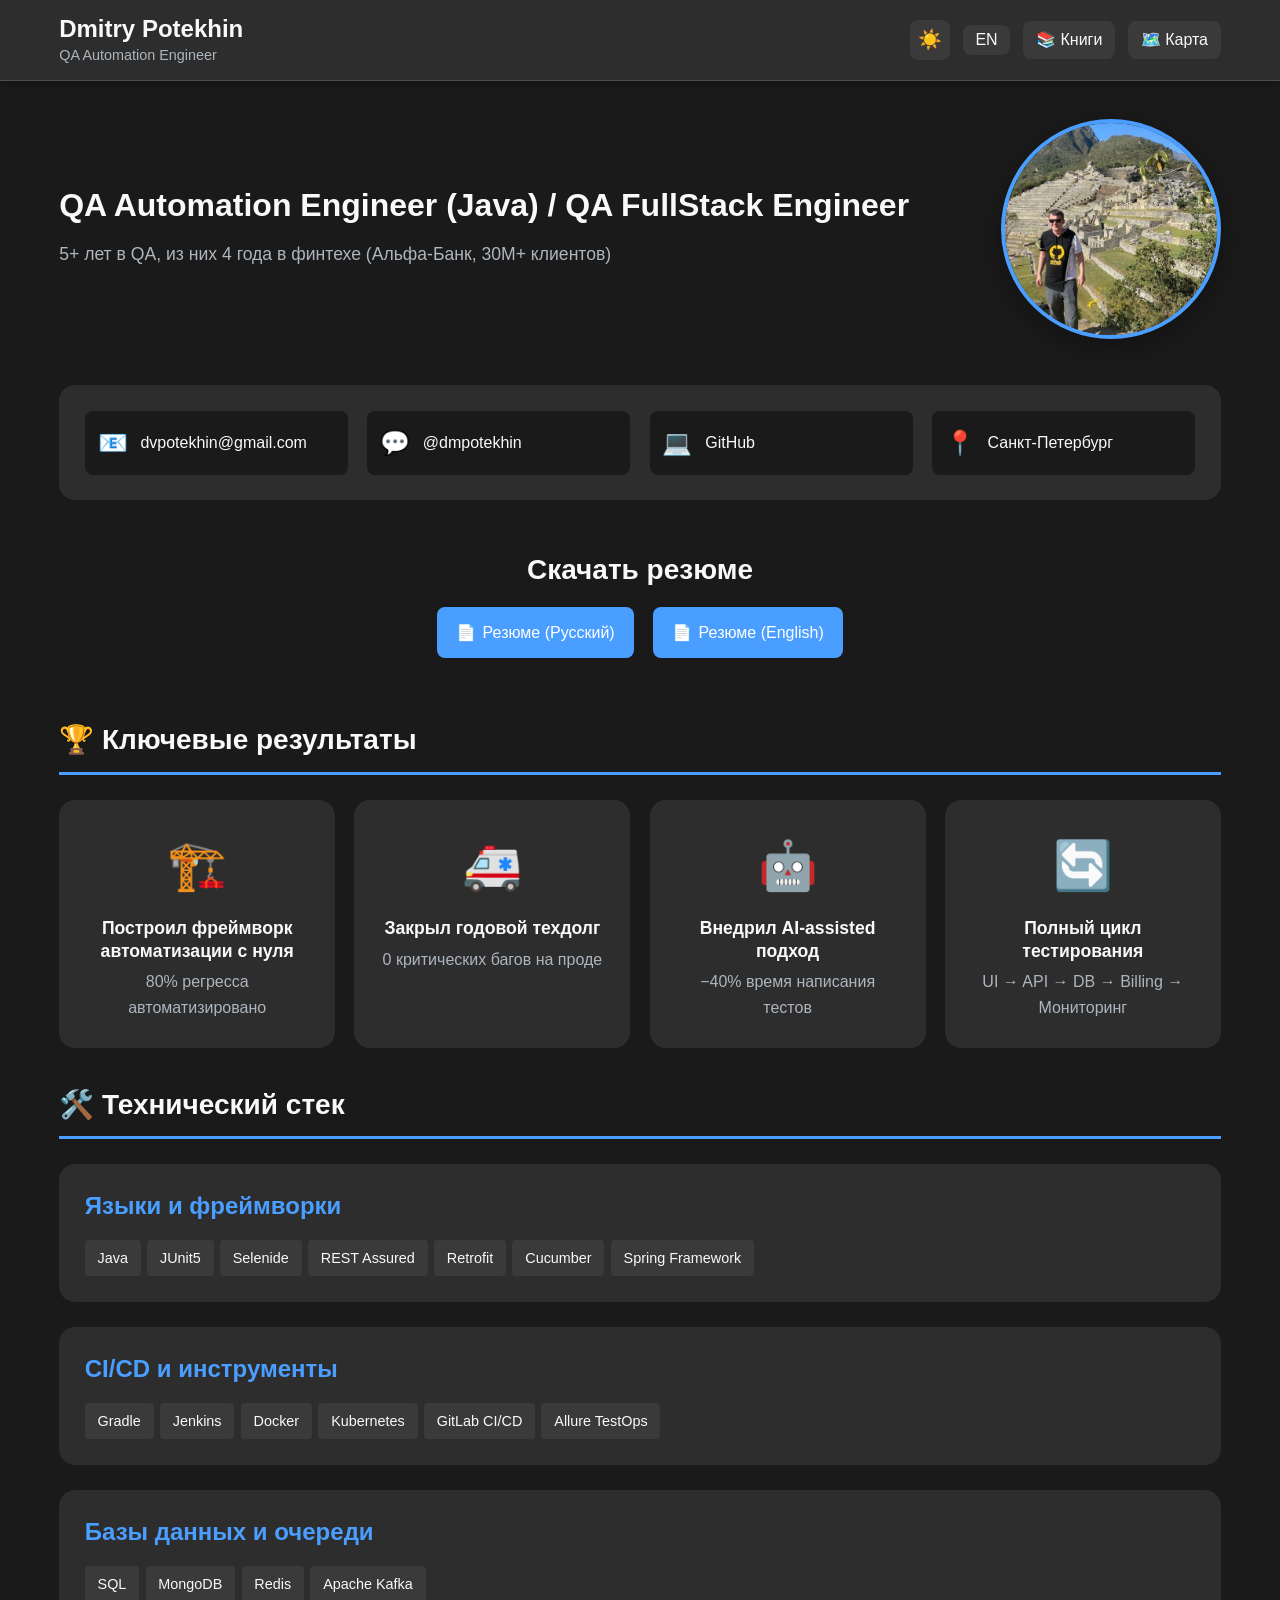
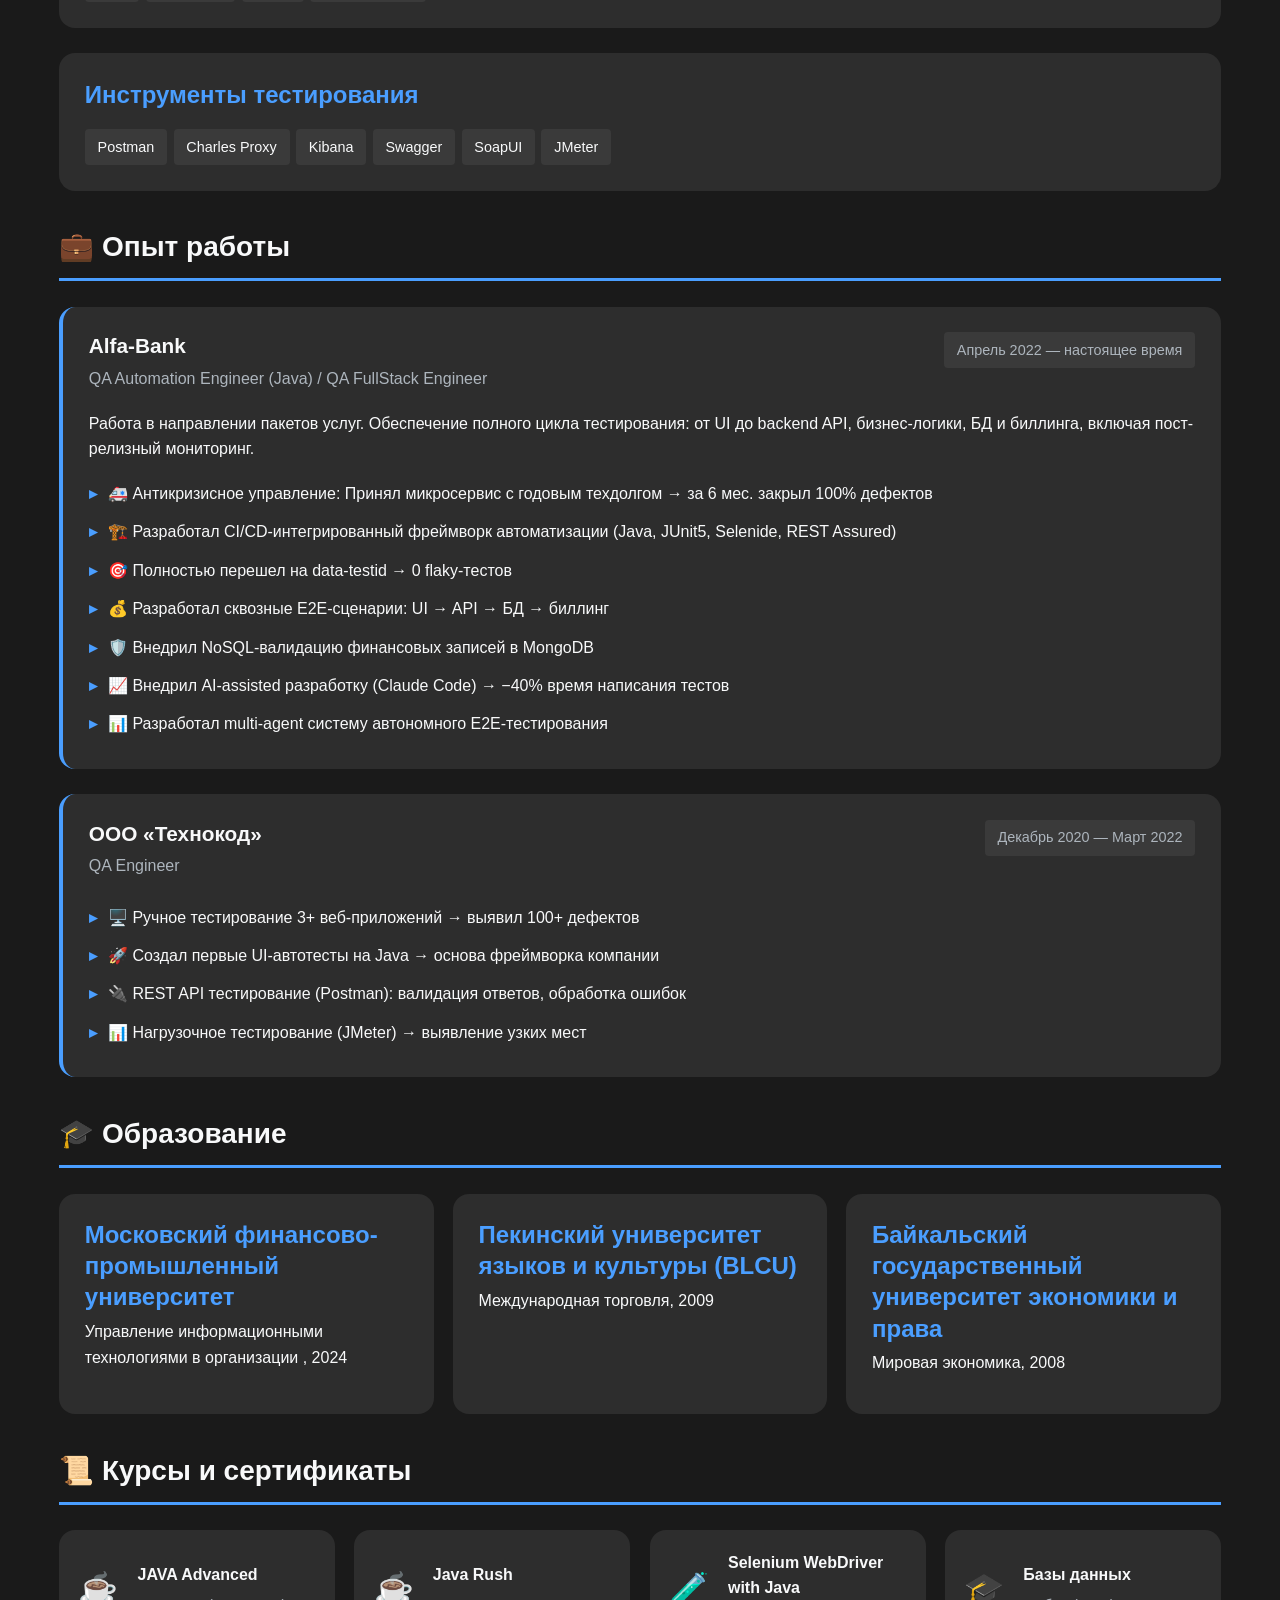
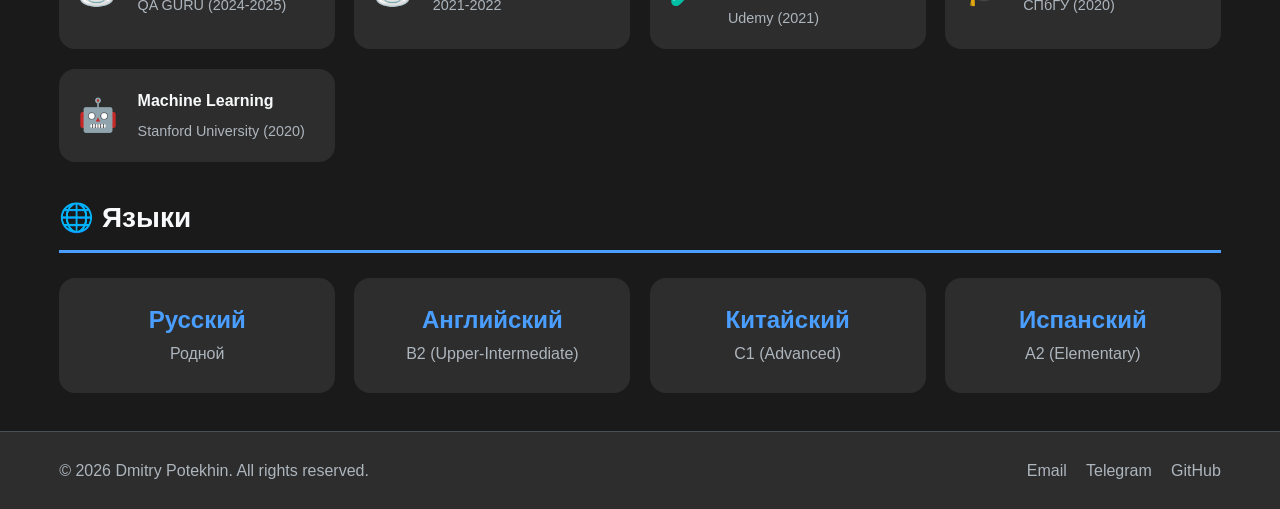
<file: index.html>
<!DOCTYPE html>
<html lang="ru">
<head>
    <meta charset="UTF-8">
    <meta name="viewport" content="width=device-width, initial-scale=1.0">
    <meta name="description" content="Dmitry Potekhin - QA Automation Engineer Resume">
    <title>Dmitry Potekhin - QA Automation Engineer</title>
    <link rel="stylesheet" href="css/styles.css">
    <script>
        (function() {
            var theme = localStorage.getItem('theme');
            if (theme === 'dark' || (!theme && window.matchMedia('(prefers-color-scheme: dark)').matches) || !theme) {
                document.documentElement.classList.add('dark-theme');
            }
        })();
    </script>
</head>
<body>
<!-- Header -->
<header>
    <nav class="navbar">
        <div class="container">
            <div class="nav-brand">
                <h1>Dmitry Potekhin</h1>
                <p class="subtitle" data-lang-ru="QA Automation Engineer" data-lang-en="QA Automation Engineer">QA Automation Engineer</p>
            </div>
            <div class="nav-controls">
                <button id="theme-toggle" class="btn-icon" aria-label="Toggle theme">
                    <span class="theme-icon">🌙</span>
                </button>
                <button id="lang-toggle" class="btn-lang" aria-label="Toggle language">
                    <span id="current-lang">EN</span>
                </button>
                <a href="books.html" class="btn-nav" data-lang-ru="📚 Книги" data-lang-en="📚 Books">📚 Books</a>
                <a href="travel.html" class="btn-nav" data-lang-ru="🗺️ Карта" data-lang-en="🗺️ Travel">🗺️ Travel</a>
            </div>
        </div>
    </nav>
</header>

<!-- Main Content -->
<main class="container">
    <!-- Hero Section -->
    <section class="hero">
        <div class="hero-content">
            <h2 class="hero-title" data-lang-ru="QA Automation Engineer (Java) / QA FullStack Engineer" data-lang-en="QA Automation Engineer (Java) / QA FullStack Engineer">QA Automation Engineer (Java) / QA FullStack Engineer</h2>
            <p class="hero-subtitle" data-lang-ru="5+ лет в QA, из них 4 года в финтехе (Альфа-Банк, 30M+ клиентов)" data-lang-en="5+ years in QA, including 4 years in fintech (Alfa-Bank, 30M+ clients)">5+ лет в QA, из них 4 года в финтехе (Альфа-Банк, 30M+ клиентов)</p>
        </div>
        <div class="hero-image">
            <img src="images/dmitry-potekhin-profile.jpg" alt="Dmitry Potekhin" class="profile-photo">
        </div>
    </section>

    <!-- Contact Info -->
    <section class="contact-info">
        <div class="contact-grid">
            <a href="mailto:dvpotekhin@gmail.com" class="contact-item">
                <span class="icon">📧</span>
                <span>dvpotekhin@gmail.com</span>
            </a>
            <a href="https://t.me/dmpotekhin" target="_blank" class="contact-item">
                <span class="icon">💬</span>
                <span>@dmpotekhin</span>
            </a>
            <a href="https://github.com/dmpotekhin" target="_blank" class="contact-item">
                <span class="icon">💻</span>
                <span>GitHub</span>
            </a>
            <div class="contact-item">
                <span class="icon">📍</span>
                <span data-lang-ru="Санкт-Петербург" data-lang-en="Saint Petersburg">Санкт-Петербург</span>
            </div>
        </div>
    </section>

    <!-- Download Resume -->
    <section class="download-section">
        <h3 data-lang-ru="Скачать резюме" data-lang-en="Download Resume">Скачать резюме</h3>
        <div class="download-buttons">
            <a href="downloads/resume_ru.pdf" download class="btn-download">
                <span>📄</span>
                <span data-lang-ru="Резюме (Русский)" data-lang-en="Resume (Russian)">Резюме (Русский)</span>
            </a>
            <a href="downloads/resume_en.pdf" download class="btn-download">
                <span>📄</span>
                <span data-lang-ru="Резюме (English)" data-lang-en="Resume (English)">Резюме (English)</span>
            </a>
        </div>
    </section>

    <!-- Key Results -->
    <section class="section">
        <h3 data-lang-ru="🏆 Ключевые результаты" data-lang-en="🏆 Key Achievements">🏆 Ключевые результаты</h3>
        <div class="achievements-grid">
            <div class="achievement-card">
                <div class="achievement-icon">🏗️</div>
                <h4 data-lang-ru="Построил фреймворк автоматизации с нуля" data-lang-en="Built automation framework from scratch">Построил фреймворк автоматизации с нуля</h4>
                <p data-lang-ru="80% регресса автоматизировано" data-lang-en="80% regression automated">80% регресса автоматизировано</p>
            </div>
            <div class="achievement-card">
                <div class="achievement-icon">🚑</div>
                <h4 data-lang-ru="Закрыл годовой техдолг" data-lang-en="Eliminated year-long technical debt">Закрыл годовой техдолг</h4>
                <p data-lang-ru="0 критических багов на проде" data-lang-en="0 critical bugs in production">0 критических багов на проде</p>
            </div>
            <div class="achievement-card">
                <div class="achievement-icon">🤖</div>
                <h4 data-lang-ru="Внедрил AI-assisted подход" data-lang-en="Implemented AI-assisted approach">Внедрил AI-assisted подход</h4>
                <p data-lang-ru="−40% время написания тестов" data-lang-en="−40% test writing time">−40% время написания тестов</p>
            </div>
            <div class="achievement-card">
                <div class="achievement-icon">🔄</div>
                <h4 data-lang-ru="Полный цикл тестирования" data-lang-en="Full testing cycle">Полный цикл тестирования</h4>
                <p data-lang-ru="UI → API → DB → Billing → Мониторинг" data-lang-en="UI → API → DB → Billing → Monitoring">UI → API → DB → Billing → Мониторинг</p>
            </div>
        </div>
    </section>

    <!-- Tech Stack -->
    <section class="section">
        <h3 data-lang-ru="🛠️ Технический стек" data-lang-en="🛠️ Tech Stack">🛠️ Технический стек</h3>
        <div class="tech-stack">
            <div class="tech-category">
                <h4 data-lang-ru="Языки и фреймворки" data-lang-en="Languages & Frameworks">Языки и фреймворки</h4>
                <div class="tech-tags">
                    <span class="tag">Java</span>
                    <span class="tag">JUnit5</span>
                    <span class="tag">Selenide</span>
                    <span class="tag">REST Assured</span>
                    <span class="tag">Retrofit</span>
                    <span class="tag">Cucumber</span>
                    <span class="tag">Spring Framework</span>
                </div>
            </div>
            <div class="tech-category">
                <h4 data-lang-ru="CI/CD и инструменты" data-lang-en="CI/CD & Tools">CI/CD и инструменты</h4>
                <div class="tech-tags">
                    <span class="tag">Gradle</span>
                    <span class="tag">Jenkins</span>
                    <span class="tag">Docker</span>
                    <span class="tag">Kubernetes</span>
                    <span class="tag">GitLab CI/CD</span>
                    <span class="tag">Allure TestOps</span>
                </div>
            </div>
            <div class="tech-category">
                <h4 data-lang-ru="Базы данных и очереди" data-lang-en="Databases & Queues">Базы данных и очереди</h4>
                <div class="tech-tags">
                    <span class="tag">SQL</span>
                    <span class="tag">MongoDB</span>
                    <span class="tag">Redis</span>
                    <span class="tag">Apache Kafka</span>
                </div>
            </div>
            <div class="tech-category">
                <h4 data-lang-ru="Инструменты тестирования" data-lang-en="Testing Tools">Инструменты тестирования</h4>
                <div class="tech-tags">
                    <span class="tag">Postman</span>
                    <span class="tag">Charles Proxy</span>
                    <span class="tag">Kibana</span>
                    <span class="tag">Swagger</span>
                    <span class="tag">SoapUI</span>
                    <span class="tag">JMeter</span>
                </div>
            </div>
        </div>
    </section>

    <!-- Experience -->
    <section class="section">
        <h3 data-lang-ru="💼 Опыт работы" data-lang-en="💼 Work Experience">💼 Опыт работы</h3>

        <!-- Alfa-Bank -->
        <div class="experience-card">
            <div class="experience-header">
                <div>
                    <h4>Alfa-Bank</h4>
                    <p class="role">QA Automation Engineer (Java) / QA FullStack Engineer</p>
                </div>
                <div class="period" data-lang-ru="Апрель 2022 — настоящее время" data-lang-en="April 2022 — Present">Апрель 2022 — настоящее время</div>
            </div>
            <div class="experience-content">
                <p data-lang-ru="Работа в направлении пакетов услуг. Обеспечение полного цикла тестирования: от UI до backend API, бизнес-логики, БД и биллинга, включая пост-релизный мониторинг." data-lang-en="Working on service packages. Ensuring full testing cycle: from UI to backend API, business logic, databases, and billing, including post-release monitoring.">Работа в направлении пакетов услуг. Обеспечение полного цикла тестирования: от UI до backend API, бизнес-логики, БД и биллинга, включая пост-релизный мониторинг.</p>
                <ul>
                    <li data-lang-ru="🚑 Антикризисное управление: Принял микросервис с годовым техдолгом → за 6 мес. закрыл 100% дефектов" data-lang-en="🚑 Crisis management: Took over microservice with year-long tech debt → closed 100% defects in 6 months">🚑 Антикризисное управление: Принял микросервис с годовым техдолгом → за 6 мес. закрыл 100% дефектов</li>
                    <li data-lang-ru="🏗️ Разработал CI/CD-интегрированный фреймворк автоматизации (Java, JUnit5, Selenide, REST Assured)" data-lang-en="🏗️ Developed CI/CD-integrated automation framework (Java, JUnit5, Selenide, REST Assured)">🏗️ Разработал CI/CD-интегрированный фреймворк автоматизации (Java, JUnit5, Selenide, REST Assured)</li>
                    <li data-lang-ru="🎯 Полностью перешел на data-testid → 0 flaky-тестов" data-lang-en="🎯 Completely migrated to data-testid → 0 flaky tests">🎯 Полностью перешел на data-testid → 0 flaky-тестов</li>
                    <li data-lang-ru="💰 Разработал сквозные E2E-сценарии: UI → API → БД → биллинг" data-lang-en="💰 Developed end-to-end scenarios: UI → API → DB → billing">💰 Разработал сквозные E2E-сценарии: UI → API → БД → биллинг</li>
                    <li data-lang-ru="🛡️ Внедрил NoSQL-валидацию финансовых записей в MongoDB" data-lang-en="🛡️ Implemented NoSQL validation of financial records in MongoDB">🛡️ Внедрил NoSQL-валидацию финансовых записей в MongoDB</li>
                    <li data-lang-ru="📈 Внедрил AI-assisted разработку (Claude Code) → −40% время написания тестов" data-lang-en="📈 Implemented AI-assisted development (Claude Code) → −40% test writing time">📈 Внедрил AI-assisted разработку (Claude Code) → −40% время написания тестов</li>
                    <li data-lang-ru="📊 Разработал multi-agent систему автономного E2E-тестирования" data-lang-en="📊 Developed multi-agent autonomous E2E testing system">📊 Разработал multi-agent систему автономного E2E-тестирования</li>
                </ul>
            </div>
        </div>

        <!-- Technocode -->
        <div class="experience-card">
            <div class="experience-header">
                <div>
                    <h4 data-lang-ru="ООО «Технокод»" data-lang-en="Technocode LLC">ООО «Технокод»</h4>
                    <p class="role">QA Engineer</p>
                </div>
                <div class="period" data-lang-ru="Декабрь 2020 — Март 2022" data-lang-en="December 2020 — March 2022">Декабрь 2020 — Март 2022</div>
            </div>
            <div class="experience-content">
                <ul>
                    <li data-lang-ru="🖥️ Ручное тестирование 3+ веб-приложений → выявил 100+ дефектов" data-lang-en="🖥️ Manual testing of 3+ web applications → found 100+ defects">🖥️ Ручное тестирование 3+ веб-приложений → выявил 100+ дефектов</li>
                    <li data-lang-ru="🚀 Создал первые UI-автотесты на Java → основа фреймворка компании" data-lang-en="🚀 Created first UI autotests in Java → foundation of company framework">🚀 Создал первые UI-автотесты на Java → основа фреймворка компании</li>
                    <li data-lang-ru="🔌 REST API тестирование (Postman): валидация ответов, обработка ошибок" data-lang-en="🔌 REST API testing (Postman): response validation, error handling">🔌 REST API тестирование (Postman): валидация ответов, обработка ошибок</li>
                    <li data-lang-ru="📊 Нагрузочное тестирование (JMeter) → выявление узких мест" data-lang-en="📊 Performance testing (JMeter) → identifying bottlenecks">📊 Нагрузочное тестирование (JMeter) → выявление узких мест</li>
                </ul>
            </div>
        </div>
    </section>

    <!-- Education -->
    <section class="section">
        <h3 data-lang-ru="🎓 Образование" data-lang-en="🎓 Education">🎓 Образование</h3>
        <div class="education-grid">
            <div class="education-card">
                <h4 data-lang-ru="Московский финансово-промышленный университет" data-lang-en="Information Technology Management in an Organization">Московский финансово-промышленный университет</h4>
                <p data-lang-ru="Управление информационными технологиями в организации
, 2024" data-lang-en="Information Technology Management in an Organization, 2024">Управление информационными технологиями в организации
                    , 2024</p>
            </div>
            <div class="education-card">
                <h4 data-lang-ru="Пекинский университет языков и культуры (BLCU)" data-lang-en="Beijing Language and Culture University (BLCU)">Пекинский университет языков и культуры (BLCU)</h4>
                <p data-lang-ru="Международная торговля, 2009" data-lang-en="International Trade, 2009">Международная торговля, 2009</p>
            </div>
            <div class="education-card">
                <h4 data-lang-ru="Байкальский государственный университет экономики и права" data-lang-en="Baikal State University of Economics and Law">Байкальский государственный университет экономики и права</h4>
                <p data-lang-ru="Мировая экономика, 2008" data-lang-en="World Economy, 2008">Мировая экономика, 2008</p>
            </div>
        </div>
    </section>

    <!-- Certifications -->
    <section class="section">
        <h3 data-lang-ru="📜 Курсы и сертификаты" data-lang-en="📜 Courses & Certifications">📜 Курсы и сертификаты</h3>
        <div class="certifications">
            <div class="cert-item">
                <span class="cert-icon">☕</span>
                <div>
                    <strong>JAVA Advanced</strong>
                    <p>QA GURU (2024-2025)</p>
                </div>
            </div>
            <div class="cert-item">
                <span class="cert-icon">☕</span>
                <div>
                    <strong>Java Rush</strong>
                    <p>2021-2022</p>
                </div>
            </div>
            <div class="cert-item">
                <span class="cert-icon">🧪</span>
                <div>
                    <strong>Selenium WebDriver with Java</strong>
                    <p>Udemy (2021)</p>
                </div>
            </div>
            <div class="cert-item">
                <span class="cert-icon">🎓</span>
                <div>
                    <strong data-lang-ru="Базы данных" data-lang-en="Databases">Базы данных</strong>
                    <p data-lang-ru="СПбГУ (2020)" data-lang-en="SPbSU (2020)">СПбГУ (2020)</p>
                </div>
            </div>
            <div class="cert-item">
                <span class="cert-icon">🤖</span>
                <div>
                    <strong>Machine Learning</strong>
                    <p>Stanford University (2020)</p>
                </div>
            </div>
        </div>
    </section>

    <!-- Languages -->
    <section class="section">
        <h3 data-lang-ru="🌐 Языки" data-lang-en="🌐 Languages">🌐 Языки</h3>
        <div class="languages-grid">
            <div class="language-card">
                <h4 data-lang-ru="Русский" data-lang-en="Russian">Русский</h4>
                <p data-lang-ru="Родной" data-lang-en="Native">Родной</p>
            </div>
            <div class="language-card">
                <h4 data-lang-ru="Английский" data-lang-en="English">Английский</h4>
                <p>B2 (Upper-Intermediate)</p>
            </div>
            <div class="language-card">
                <h4 data-lang-ru="Китайский" data-lang-en="Chinese">Китайский</h4>
                <p>C1 (Advanced)</p>
            </div>
            <div class="language-card">
                <h4 data-lang-ru="Испанский" data-lang-en="Spanish">Испанский</h4>
                <p>A2 (Elementary)</p>
            </div>
        </div>
    </section>
</main>

<!-- Footer -->
<footer>
    <div class="container">
        <p>&copy; 2026 Dmitry Potekhin. All rights reserved.</p>
        <div class="footer-links">
            <a href="mailto:dvpotekhin@gmail.com">Email</a>
            <a href="https://t.me/dmpotekhin" target="_blank">Telegram</a>
            <a href="https://github.com/dmpotekhin" target="_blank">GitHub</a>
        </div>
    </div>
</footer>

<script src="js/main.js"></script>
</body>
</html>
</file>
<file: css/styles.css>
/* ========================================
   CSS Variables for Theme Support
   ======================================== */
:root {
    /* Light Theme Colors */
    --bg-primary: #ffffff;
    --bg-secondary: #f8f9fa;
    --bg-tertiary: #e9ecef;
    --text-primary: #212529;
    --text-secondary: #6c757d;
    --text-tertiary: #495057;
    --accent-primary: #0d6efd;
    --accent-secondary: #0a58ca;
    --accent-hover: #084298;
    --border-color: #dee2e6;
    --shadow: rgba(0, 0, 0, 0.1);
    --shadow-hover: rgba(0, 0, 0, 0.15);
    --success: #198754;
    --warning: #ffc107;
    --danger: #dc3545;
    --info: #0dcaf0;

    /* Spacing — responsive via container queries fallback */
    --spacing-xs: clamp(0.25rem, 0.5vw, 0.5rem);
    --spacing-sm: clamp(0.5rem, 1vw, 1rem);
    --spacing-md: clamp(0.75rem, 1.5vw, 1.5rem);
    --spacing-lg: clamp(1rem, 2vw, 2rem);
    --spacing-xl: clamp(1.5rem, 3vw, 3rem);

    /* Border Radius */
    --radius-sm: 0.25rem;
    --radius-md: 0.5rem;
    --radius-lg: 1rem;

    /* Transitions */
    --transition-fast: 0.2s ease;
    --transition-normal: 0.3s ease;
}

/* Dark Theme */
html.dark-theme body,
body.dark-theme {
    --bg-primary: #1a1a1a;
    --bg-secondary: #2d2d2d;
    --bg-tertiary: #3a3a3a;
    --text-primary: #f8f9fa;
    --text-secondary: #adb5bd;
    --text-tertiary: #ced4da;
    --accent-primary: #4a9eff;
    --accent-secondary: #3d8eef;
    --accent-hover: #2e7edf;
    --border-color: #495057;
    --shadow: rgba(0, 0, 0, 0.3);
    --shadow-hover: rgba(0, 0, 0, 0.5);
}

/* ========================================
   Global Styles
   ======================================== */
* {
    margin: 0;
    padding: 0;
    box-sizing: border-box;
}

html {
    scroll-behavior: smooth;
}

body {
    font-family: -apple-system, BlinkMacSystemFont, 'Segoe UI', Roboto, 'Helvetica Neue', Arial, sans-serif;
    background-color: var(--bg-primary);
    color: var(--text-primary);
    line-height: 1.6;
    transition: background-color var(--transition-normal), color var(--transition-normal);
}

.container {
    max-width: 1200px;
    margin: 0 auto;
    padding: 0 var(--spacing-md);
}

/* ========================================
   Typography
   ======================================== */
h1, h2, h3, h4, h5, h6 {
    margin-bottom: var(--spacing-sm);
    font-weight: 600;
    line-height: 1.3;
}

h1 { font-size: clamp(1.75rem, 4vw, 2.5rem); }
h2 { font-size: clamp(1.5rem, 3.5vw, 2rem); }
h3 { font-size: clamp(1.25rem, 3vw, 1.75rem); }
h4 { font-size: clamp(1.1rem, 2.5vw, 1.5rem); }

p {
    margin-bottom: var(--spacing-sm);
}

a {
    color: var(--accent-primary);
    text-decoration: none;
    transition: color var(--transition-fast);
}

a:hover {
    color: var(--accent-hover);
}

/* ========================================
   Header & Navigation
   ======================================== */
header {
    background-color: var(--bg-secondary);
    border-bottom: 1px solid var(--border-color);
    position: sticky;
    top: 0;
    z-index: 1000;
    box-shadow: 0 2px 10px var(--shadow);
}

.navbar {
    padding: var(--spacing-sm) 0;
}

.navbar .container {
    display: flex;
    justify-content: space-between;
    align-items: center;
    flex-wrap: wrap;
    gap: var(--spacing-sm);
}

.nav-brand h1 {
    font-size: 1.5rem;
    margin: 0;
    color: var(--text-primary);
}

.nav-brand .subtitle {
    font-size: 0.9rem;
    color: var(--text-secondary);
    margin: 0;
}

.nav-controls {
    display: flex;
    align-items: center;
    gap: var(--spacing-sm);
}

/* ========================================
   Buttons
   ======================================== */
.btn-icon, .btn-lang, .btn-nav, .btn-download, .btn-reset {
    padding: var(--spacing-xs) var(--spacing-sm);
    border: none;
    border-radius: var(--radius-md);
    background-color: var(--bg-tertiary);
    color: var(--text-primary);
    cursor: pointer;
    transition: all var(--transition-fast);
    font-size: 1rem;
    font-weight: 500;
    display: inline-flex;
    align-items: center;
    gap: var(--spacing-xs);
}

.btn-icon:hover, .btn-lang:hover, .btn-nav:hover, .btn-reset:hover {
    background-color: var(--accent-primary);
    color: white;
    transform: translateY(-2px);
}

.btn-download {
    background-color: var(--accent-primary);
    color: white;
    padding: var(--spacing-sm) var(--spacing-md);
}

.btn-download:hover {
    background-color: var(--accent-hover);
    transform: translateY(-2px);
    box-shadow: 0 4px 12px var(--shadow-hover);
}

.btn-icon {
    width: 40px;
    height: 40px;
    padding: 0;
    justify-content: center;
    font-size: 1.2rem;
}

/* ========================================
   Hero Section
   ======================================== */
.hero {
    display: grid;
    grid-template-columns: 1fr auto;
    gap: var(--spacing-xl);
    align-items: center;
    padding: var(--spacing-xl) 0;
}

.hero-title {
    font-size: clamp(1.25rem, 3vw, 2rem);
    margin-bottom: var(--spacing-sm);
    color: var(--text-primary);
}

.hero-subtitle {
    font-size: clamp(0.9rem, 1.5vw, 1.1rem);
    color: var(--text-secondary);
}

.profile-photo {
    width: clamp(140px, 20vw, 220px);
    height: clamp(140px, 20vw, 220px);
    border-radius: 50%;
    object-fit: cover;
    border: 4px solid var(--accent-primary);
    box-shadow: 0 8px 24px var(--shadow);
    transition: all var(--transition-normal);
}

.profile-photo:hover {
    transform: scale(1.03);
    box-shadow: 0 12px 32px var(--shadow-hover);
}

/* ========================================
   Contact Info
   ======================================== */
.contact-info {
    background-color: var(--bg-secondary);
    padding: var(--spacing-lg);
    border-radius: var(--radius-lg);
    margin-bottom: var(--spacing-lg);
}

.contact-grid {
    display: grid;
    grid-template-columns: repeat(auto-fit, minmax(200px, 1fr));
    gap: var(--spacing-md);
}

.contact-item {
    display: flex;
    align-items: center;
    gap: var(--spacing-sm);
    padding: var(--spacing-sm);
    background-color: var(--bg-primary);
    border-radius: var(--radius-md);
    transition: all var(--transition-fast);
    color: var(--text-primary);
}

.contact-item:hover {
    transform: translateY(-2px);
    box-shadow: 0 4px 12px var(--shadow-hover);
}

.contact-item .icon {
    font-size: 1.5rem;
}

/* ========================================
   Download Section
   ======================================== */
.download-section {
    padding: var(--spacing-lg) 0;
    text-align: center;
}

.download-buttons {
    display: flex;
    gap: var(--spacing-md);
    justify-content: center;
    flex-wrap: wrap;
    margin-top: var(--spacing-md);
}

/* ========================================
   Sections
   ======================================== */
.section {
    margin: var(--spacing-xl) 0;
}

.section h3 {
    font-size: 1.75rem;
    margin-bottom: var(--spacing-lg);
    padding-bottom: var(--spacing-sm);
    border-bottom: 3px solid var(--accent-primary);
}

/* ========================================
   Achievement Cards
   ======================================== */
.achievements-grid {
    display: grid;
    grid-template-columns: repeat(auto-fit, minmax(250px, 1fr));
    gap: var(--spacing-md);
}

.achievement-card {
    background-color: var(--bg-secondary);
    padding: var(--spacing-lg);
    border-radius: var(--radius-lg);
    text-align: center;
    transition: all var(--transition-fast);
    border: 2px solid transparent;
}

.achievement-card:hover {
    transform: translateY(-5px);
    box-shadow: 0 8px 24px var(--shadow-hover);
    border-color: var(--accent-primary);
}

.achievement-icon {
    font-size: 3rem;
    margin-bottom: var(--spacing-sm);
}

.achievement-card h4 {
    font-size: 1.1rem;
    margin-bottom: var(--spacing-xs);
    color: var(--text-primary);
}

.achievement-card p {
    color: var(--text-secondary);
    margin: 0;
}

/* ========================================
   Tech Stack
   ======================================== */
.tech-stack {
    display: grid;
    gap: var(--spacing-lg);
}

.tech-category {
    background-color: var(--bg-secondary);
    padding: var(--spacing-lg);
    border-radius: var(--radius-lg);
}

.tech-category h4 {
    margin-bottom: var(--spacing-md);
    color: var(--accent-primary);
}

.tech-tags {
    display: flex;
    flex-wrap: wrap;
    gap: var(--spacing-xs);
}

.tag {
    background-color: var(--bg-tertiary);
    color: var(--text-primary);
    padding: var(--spacing-xs) var(--spacing-sm);
    border-radius: var(--radius-sm);
    font-size: 0.9rem;
    transition: all var(--transition-fast);
}

.tag:hover {
    background-color: var(--accent-primary);
    color: white;
    transform: scale(1.05);
}

/* ========================================
   Experience Cards
   ======================================== */
.experience-card {
    background-color: var(--bg-secondary);
    padding: var(--spacing-lg);
    border-radius: var(--radius-lg);
    margin-bottom: var(--spacing-lg);
    border-left: 4px solid var(--accent-primary);
}

.experience-header {
    display: flex;
    justify-content: space-between;
    align-items: flex-start;
    margin-bottom: var(--spacing-md);
    flex-wrap: wrap;
    gap: var(--spacing-sm);
}

.experience-header h4 {
    font-size: 1.3rem;
    margin: 0;
    color: var(--text-primary);
}

.experience-header .role {
    color: var(--text-secondary);
    font-weight: 500;
    margin: var(--spacing-xs) 0 0 0;
}

.period {
    background-color: var(--bg-tertiary);
    padding: var(--spacing-xs) var(--spacing-sm);
    border-radius: var(--radius-sm);
    font-size: 0.9rem;
    color: var(--text-secondary);
    white-space: nowrap;
}

.experience-content ul {
    list-style: none;
    padding-left: 0;
}

.experience-content li {
    padding: var(--spacing-xs) 0;
    padding-left: var(--spacing-md);
    position: relative;
}

.experience-content li::before {
    content: '▸';
    position: absolute;
    left: 0;
    color: var(--accent-primary);
    font-weight: bold;
}

/* ========================================
   Education & Certifications
   ======================================== */
.education-grid {
    display: grid;
    grid-template-columns: repeat(auto-fit, minmax(250px, 1fr));
    gap: var(--spacing-md);
}

.education-card {
    background-color: var(--bg-secondary);
    padding: var(--spacing-lg);
    border-radius: var(--radius-lg);
    transition: all var(--transition-fast);
}

.education-card:hover {
    transform: translateY(-3px);
    box-shadow: 0 6px 20px var(--shadow-hover);
}

.education-card h4 {
    color: var(--accent-primary);
    margin-bottom: var(--spacing-xs);
}

.certifications {
    display: grid;
    grid-template-columns: repeat(auto-fit, minmax(250px, 1fr));
    gap: var(--spacing-md);
}

.cert-item {
    display: flex;
    align-items: center;
    gap: var(--spacing-md);
    background-color: var(--bg-secondary);
    padding: var(--spacing-md);
    border-radius: var(--radius-lg);
    transition: all var(--transition-fast);
}

.cert-item:hover {
    transform: translateX(5px);
    box-shadow: 0 4px 12px var(--shadow-hover);
}

.cert-icon {
    font-size: 2rem;
    flex-shrink: 0;
}

.cert-item strong {
    display: block;
    color: var(--text-primary);
    margin-bottom: var(--spacing-xs);
}

.cert-item p {
    color: var(--text-secondary);
    font-size: 0.9rem;
    margin: 0;
}

/* ========================================
   Languages
   ======================================== */
.languages-grid {
    display: grid;
    grid-template-columns: repeat(auto-fit, minmax(200px, 1fr));
    gap: var(--spacing-md);
}

.language-card {
    background-color: var(--bg-secondary);
    padding: var(--spacing-lg);
    border-radius: var(--radius-lg);
    text-align: center;
    transition: all var(--transition-fast);
}

.language-card:hover {
    transform: scale(1.05);
    box-shadow: 0 6px 20px var(--shadow-hover);
}

.language-card h4 {
    color: var(--accent-primary);
    margin-bottom: var(--spacing-xs);
}

.language-card p {
    color: var(--text-secondary);
    margin: 0;
}

/* ========================================
   Books Page
   ======================================== */
.books-header {
    text-align: center;
    padding: var(--spacing-xl) 0;
}

.books-header h2 {
    font-size: 2.5rem;
    margin-bottom: var(--spacing-sm);
}

.books-count {
    font-size: 1.2rem;
    color: var(--text-secondary);
}

/* Books Stats Cards */
.books-stats {
    margin-bottom: var(--spacing-lg);
}

.books-stats h3 {
    text-align: center;
    margin-bottom: var(--spacing-md);
    font-size: 1.4rem;
    border-bottom: none;
    padding-bottom: 0;
}

.stats-grid {
    display: grid;
    grid-template-columns: repeat(auto-fit, minmax(130px, 1fr));
    gap: var(--spacing-md);
}

.stat-card {
    display: flex;
    flex-direction: column;
    align-items: center;
    padding: var(--spacing-md) var(--spacing-sm);
    border-radius: var(--radius-lg);
    background-color: var(--bg-secondary);
    border: 2px solid transparent;
    transition: all var(--transition-fast);
}

.stat-card:hover {
    transform: translateY(-4px);
    box-shadow: 0 8px 24px var(--shadow-hover);
    border-color: var(--accent-primary);
}

.stat-card.highlight {
    border-color: var(--warning);
    background: linear-gradient(
        135deg,
        var(--bg-secondary) 0%,
        rgba(255, 193, 7, 0.08) 100%
    );
}

.stat-card.highlight:hover {
    border-color: var(--warning);
    box-shadow: 0 8px 24px rgba(255, 193, 7, 0.2);
}

.stat-emoji {
    font-size: 2.2rem;
    margin-bottom: var(--spacing-xs);
}

.stat-number {
    font-size: 2.2rem;
    font-weight: 700;
    color: var(--accent-primary);
    line-height: 1;
    margin-bottom: var(--spacing-xs);
}

.stat-card.highlight .stat-number {
    color: var(--warning);
}

.stat-label {
    font-size: 0.85rem;
    text-align: center;
    color: var(--text-secondary);
    line-height: 1.3;
}

.books-controls {
    background-color: var(--bg-secondary);
    padding: var(--spacing-lg);
    border-radius: var(--radius-lg);
    margin-bottom: var(--spacing-lg);
    display: grid;
    grid-template-columns: 1fr;
    gap: var(--spacing-md);
}

@media (min-width: 640px) {
    .books-controls {
        grid-template-columns: 2fr 1fr 1fr;
        align-items: end;
    }
    .filter-section, .sort-section {
        flex-direction: row;
        align-items: center;
        gap: var(--spacing-sm);
    }
}

.search-box {
    position: relative;
}

.search-box input {
    width: 100%;
    padding: var(--spacing-sm) var(--spacing-lg);
    padding-right: 3rem;
    border: 2px solid var(--border-color);
    border-radius: var(--radius-md);
    font-size: 1rem;
    background-color: var(--bg-primary);
    color: var(--text-primary);
    transition: all var(--transition-fast);
}

.search-box input:focus {
    outline: none;
    border-color: var(--accent-primary);
    box-shadow: 0 0 0 3px rgba(13, 110, 253, 0.1);
}

.search-icon {
    position: absolute;
    right: var(--spacing-sm);
    top: 50%;
    transform: translateY(-50%);
    font-size: 1.2rem;
    pointer-events: none;
}

.filter-section, .sort-section {
    display: flex;
    flex-direction: column;
    align-items: flex-start;
    gap: var(--spacing-xs);
}

.filter-section label, .sort-section label {
    font-weight: 500;
    color: var(--text-primary);
    font-size: 0.9rem;
}

.filter-section select, .sort-section select {
    width: 100%;
    min-width: unset;
    padding: var(--spacing-xs) var(--spacing-sm);
    border: 2px solid var(--border-color);
    border-radius: var(--radius-md);
    background-color: var(--bg-primary);
    color: var(--text-primary);
    font-size: 1rem;
    cursor: pointer;
    transition: all var(--transition-fast);
}

.filter-section select:focus, .sort-section select:focus {
    outline: none;
    border-color: var(--accent-primary);
}

.results-info {
    text-align: center;
    margin-bottom: var(--spacing-md);
    color: var(--text-secondary);
}

.books-grid {
    display: grid;
    grid-template-columns: repeat(auto-fill, minmax(280px, 1fr));
    gap: var(--spacing-md);
    margin-bottom: var(--spacing-xl);
}

.book-card {
    background-color: var(--bg-secondary);
    padding: var(--spacing-lg);
    border-radius: var(--radius-lg);
    transition: all var(--transition-fast);
    border: 2px solid transparent;
    cursor: default;
}

.book-card:hover {
    transform: translateY(-5px);
    box-shadow: 0 8px 24px var(--shadow-hover);
    border-color: var(--accent-primary);
}

.book-card .book-icon {
    font-size: 2.5rem;
    margin-bottom: var(--spacing-sm);
    text-align: center;
}

.book-card .book-title {
    font-size: 1rem;
    font-weight: 600;
    margin-bottom: var(--spacing-sm);
    color: var(--text-primary);
    min-height: 3rem;
    display: -webkit-box;
    -webkit-line-clamp: 2;
    -webkit-box-orient: vertical;
    overflow: hidden;
    text-align: center;
}

.book-card .book-author {
    color: var(--text-secondary);
    font-size: 0.9rem;
    padding: var(--spacing-xs) var(--spacing-sm);
    background-color: var(--bg-tertiary);
    border-radius: var(--radius-sm);
    display: block;
    text-align: center;
}

.book-card .book-genre-badge {
    display: block;
    font-size: 0.75rem;
    color: var(--accent-primary);
    margin-bottom: var(--spacing-xs);
    text-align: center;
    opacity: 0.8;
    letter-spacing: 0.02em;
}

/* Book Notes */
.book-card .book-notes-btn {
    display: block;
    width: 100%;
    margin-top: var(--spacing-sm);
    padding: var(--spacing-xs) var(--spacing-sm);
    border: 1px solid var(--accent-primary);
    border-radius: var(--radius-sm);
    background: var(--accent-primary);
    color: white;
    cursor: pointer;
    font-size: 0.85rem;
    transition: all var(--transition-fast);
}

.book-card .book-notes-btn:hover {
    background: var(--accent-hover, #2a48b0);
    border-color: var(--accent-hover, #2a48b0);
}

.book-card.has-notes {
    cursor: default;
}

.book-notes-panel {
    max-height: 0;
    overflow: hidden;
    transition: max-height 0.35s ease, padding 0.35s ease, margin 0.35s ease;
    padding: 0 var(--spacing-sm);
    margin-top: 0;
}

.book-card.notes-open .book-notes-panel {
    max-height: 600px;
    padding: var(--spacing-sm);
    margin-top: var(--spacing-sm);
    overflow-y: auto;
}

.book-notes-theses {
    font-size: 0.85rem;
    line-height: 1.6;
    color: var(--text-primary);
    margin-bottom: var(--spacing-sm);
}

.book-notes-theses ol {
    margin: 0;
    padding-left: 1.4em;
}

.book-notes-theses li {
    margin-bottom: 4px;
}

.book-notes-takeaway {
    font-size: 0.85rem;
    line-height: 1.6;
    color: var(--text-primary);
    padding: var(--spacing-xs) var(--spacing-sm);
    background-color: var(--bg-tertiary);
    border-radius: var(--radius-sm);
    border-left: 3px solid var(--accent-primary);
}

.no-results {
    text-align: center;
    padding: var(--spacing-xl);
    background-color: var(--bg-secondary);
    border-radius: var(--radius-lg);
    margin: var(--spacing-xl) 0;
}

.no-results p {
    font-size: 1.1rem;
    color: var(--text-secondary);
}

.loading {
    text-align: center;
    padding: var(--spacing-xl);
    display: none;
}

.spinner {
    border: 4px solid var(--border-color);
    border-top: 4px solid var(--accent-primary);
    border-radius: 50%;
    width: 50px;
    height: 50px;
    animation: spin 1s linear infinite;
    margin: 0 auto var(--spacing-md);
}

@keyframes spin {
    0% { transform: rotate(0deg); }
    100% { transform: rotate(360deg); }
}

/* ========================================
   Footer
   ======================================== */
footer {
    background-color: var(--bg-secondary);
    border-top: 1px solid var(--border-color);
    padding: var(--spacing-lg) 0;
    margin-top: var(--spacing-xl);
}

footer .container {
    display: flex;
    justify-content: space-between;
    align-items: center;
    flex-wrap: wrap;
    gap: var(--spacing-md);
}

footer p {
    color: var(--text-secondary);
    margin: 0;
}

.footer-links {
    display: flex;
    gap: var(--spacing-md);
}

.footer-links a {
    color: var(--text-secondary);
    transition: color var(--transition-fast);
}

.footer-links a:hover {
    color: var(--accent-primary);
}

/* ========================================
   Responsive Design
   ======================================== */
@media (max-width: 768px) {
    .hero {
        grid-template-columns: 1fr;
        text-align: center;
        padding: var(--spacing-md) 0;
    }

    .profile-photo {
        margin: 0 auto;
    }

    .contact-grid {
        grid-template-columns: 1fr;
    }

    .achievements-grid {
        grid-template-columns: 1fr;
    }

    .experience-header {
        flex-direction: column;
        align-items: flex-start;
    }

    .nav-controls {
        width: 100%;
        justify-content: space-between;
    }

    .books-grid {
        grid-template-columns: 1fr;
    }

    footer .container {
        flex-direction: column;
        text-align: center;
    }
}

@media (max-width: 480px) {
    .download-buttons {
        flex-direction: column;
        width: 100%;
    }

    .btn-download {
        width: 100%;
    }

    .stat-number {
        font-size: clamp(1.3rem, 5vw, 1.6rem);
    }

    .stat-emoji {
        font-size: clamp(1.4rem, 5vw, 1.8rem);
    }

    .stat-label {
        font-size: 0.75rem;
    }

    .books-grid {
        grid-template-columns: 1fr;
    }

    /* Touch-friendly selects on mobile */
    .filter-section select,
    .sort-section select {
        min-height: 44px;
        font-size: 1rem;
    }

    .search-box input {
        min-height: 44px;
    }

    .btn-nav, .btn-lang {
        padding: var(--spacing-xs) var(--spacing-sm);
        font-size: 0.9rem;
    }
}

/* ========================================
   Print Styles
   ======================================== */
@media print {
    header, footer, .nav-controls, .download-section {
        display: none;
    }

    body {
        background: white;
        color: black;
    }

    .section {
        page-break-inside: avoid;
    }
}
</file>
